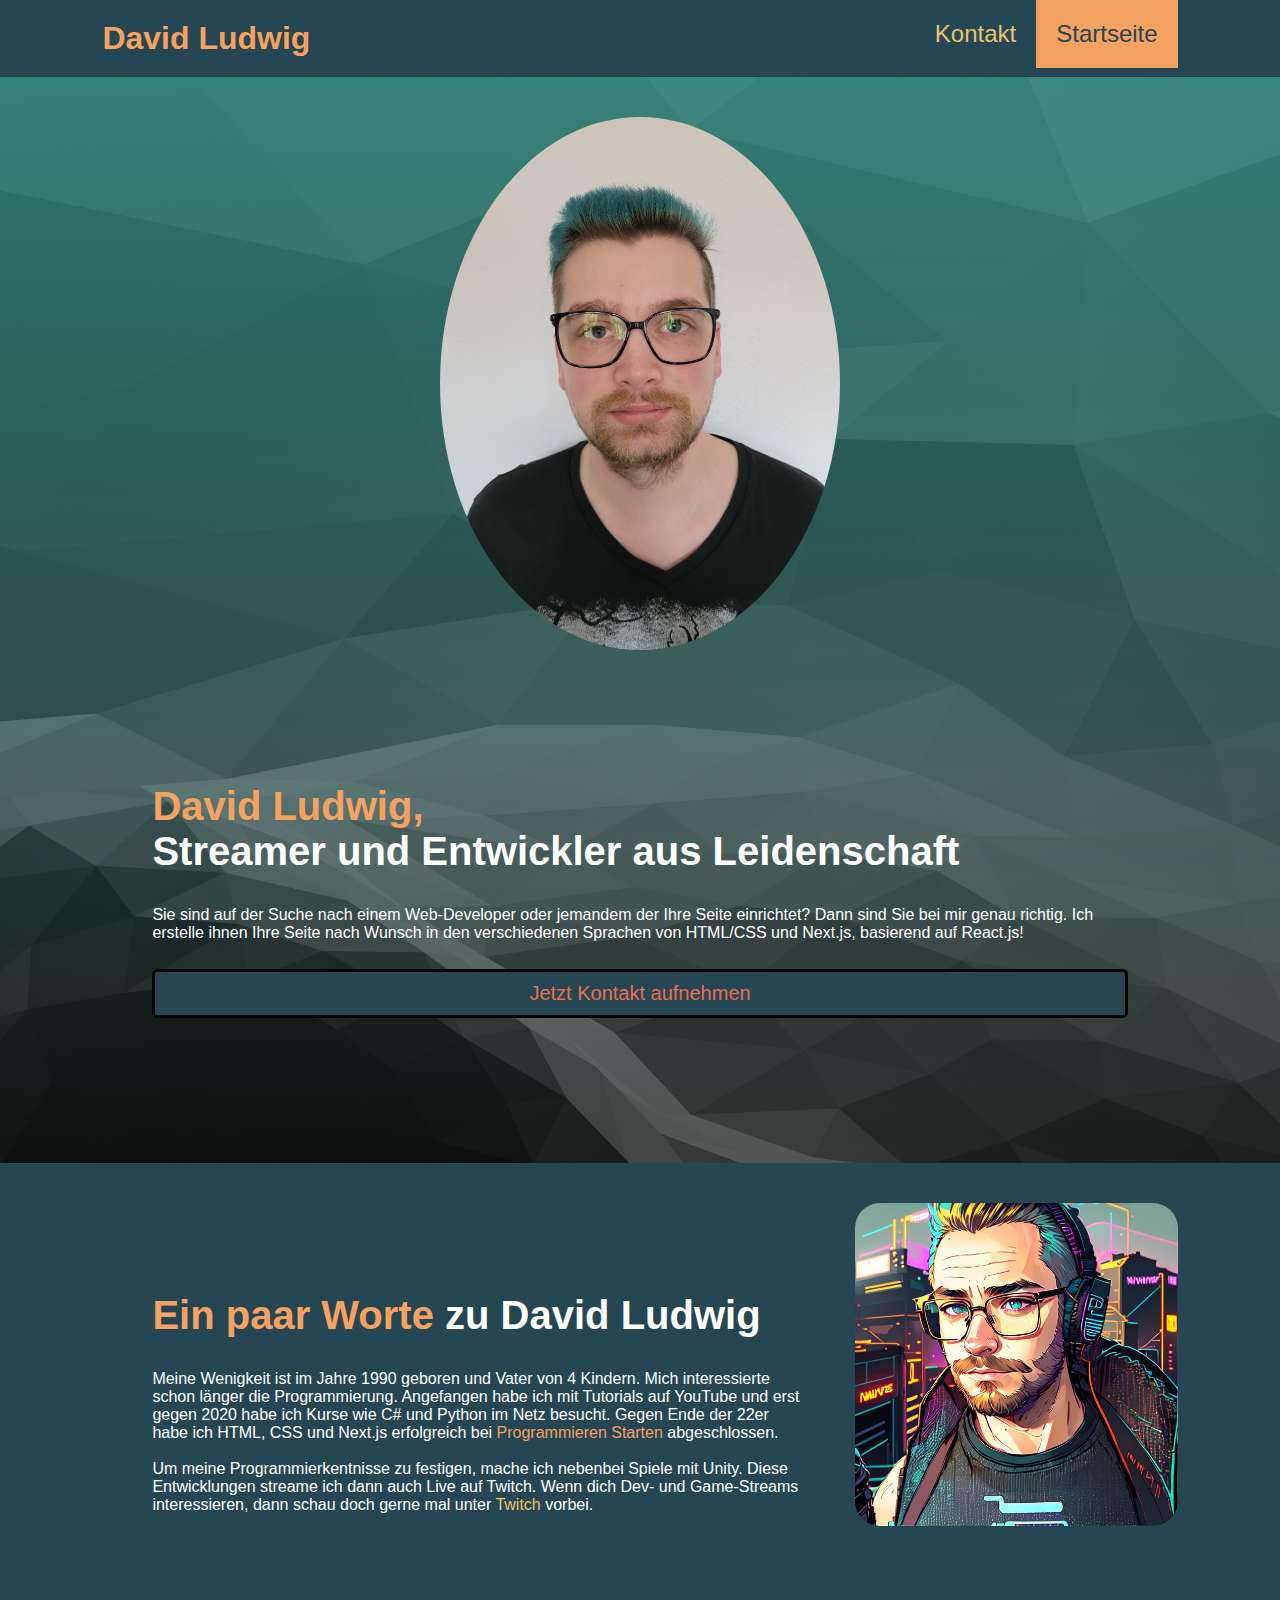
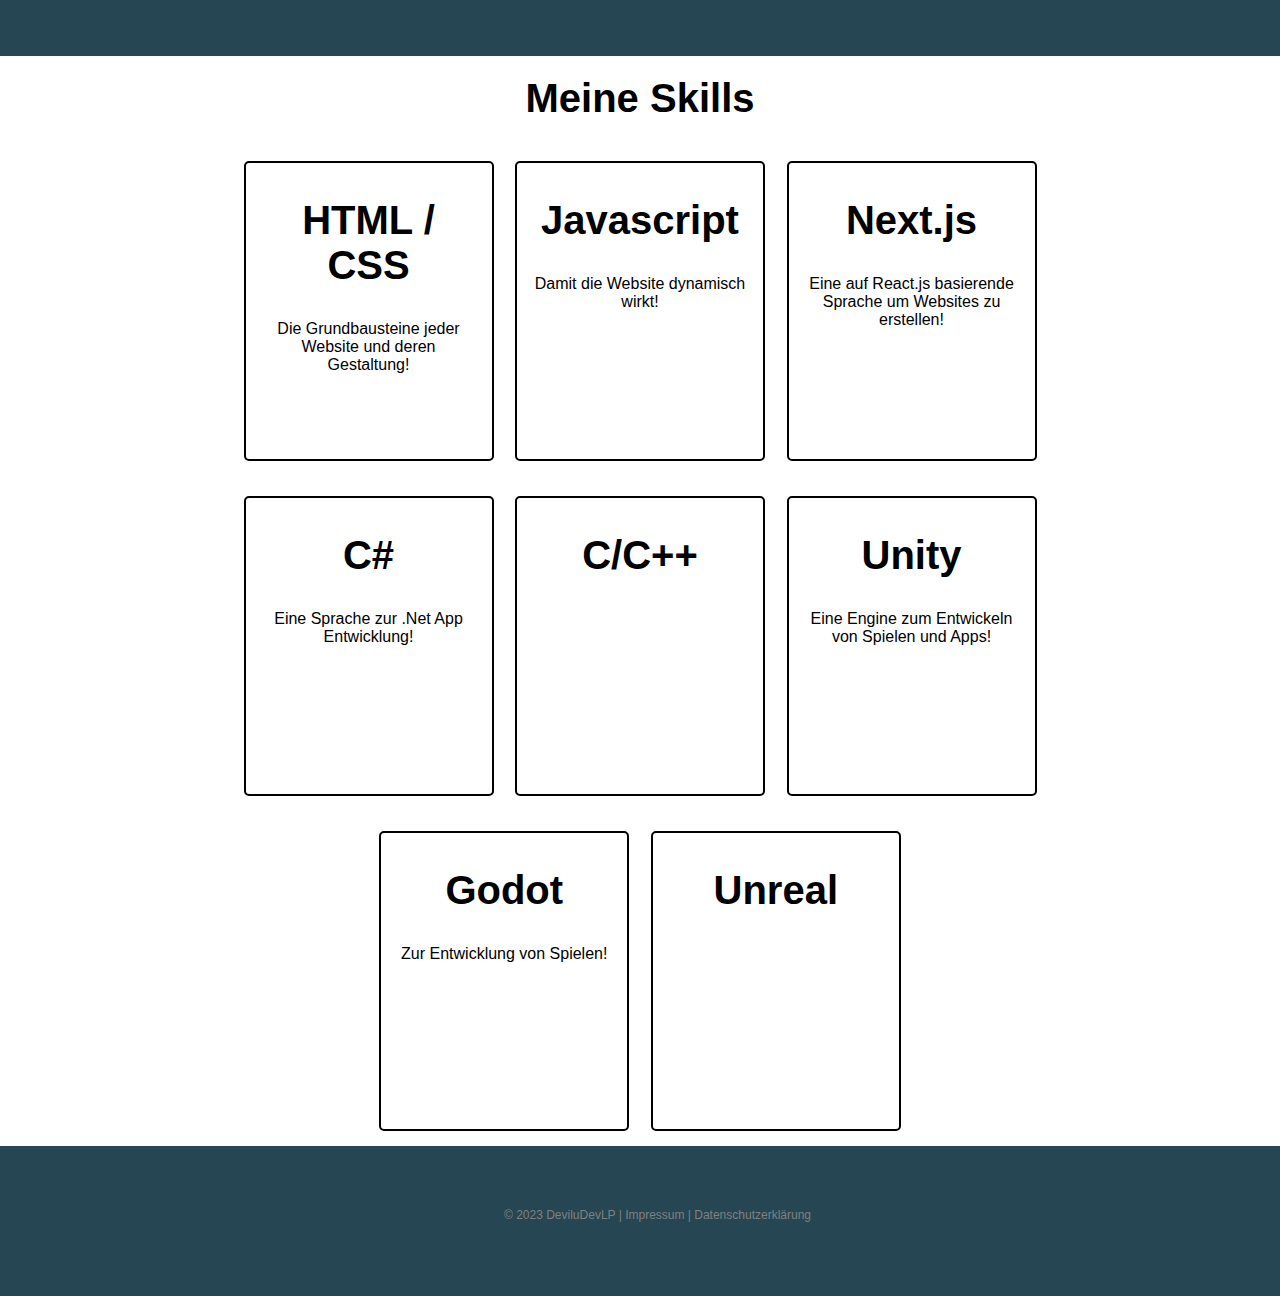
<file: index.html>
<!DOCTYPE html>
<html lang="de">
<head>
    <meta charset="UTF-8">
    <meta http-equiv="X-UA-Compatible" content="IE=edge">
    <meta name="viewport" content="width=device-width, initial-scale=1.0">
    <meta name="description" content="Hier findest du das komplette Portfolio von David Ludwig">
    <meta name="keywords" content="David Ludwig Portfolio">
    <title>David Ludwig Portfolio Website</title>
    <link rel="stylesheet" href="/css/style.css">
</head>
<body>
<header>
    <nav id="main-nav">
        <div class="standart-container">
            <div style="display: flex; align-items: stretch">
                <h1>David Ludwig</h1>
                <div style="flex-grow: 8"></div>
                <ul>
                    <li><a href="/" class="active-page">Startseite</a></li>
                    <li><a href="/contact.html" class="page-link">Kontakt</a></li>
                </ul>
            </div>
        </div>
    </nav>
</header>
<main>
    <div id="welcome">
        <div class="standart-container">
            <div class="flex-welcome-container">
                <div class="welcome-img">
                    <img src="/img/20230429_100336.jpg" alt="David Ludwig Profilbild">
                </div>
                <div class="welcome-content">
                    <h2><span class="text-highlighted">David Ludwig,</span><br> Streamer und Entwickler aus Leidenschaft
                    </h2>
                    <p>Sie sind auf der Suche nach einem Web-Developer oder jemandem der Ihre Seite einrichtet? Dann
                        sind
                        Sie bei mir genau richtig. Ich erstelle ihnen Ihre Seite nach Wunsch in den verschiedenen
                        Sprachen
                        von HTML/CSS und Next.js, basierend auf React.js!</p>
                    <a class="btn" href="/contact.html">Jetzt Kontakt aufnehmen</a>
                </div>
            </div>
        </div>
    </div>
    <div id="about">
        <div class="standart-container">
            <div class="about-content">
                <h2><span class="text-highlighted">Ein paar Worte</span> zu David Ludwig</h2>
                <p>Meine Wenigkeit ist im Jahre 1990 geboren und Vater von 4 Kindern. Mich interessierte schon länger
                    die Programmierung. Angefangen habe ich mit Tutorials auf YouTube und erst gegen 2020 habe ich Kurse
                    wie C# und Python im Netz besucht. Gegen Ende der 22er habe ich HTML, CSS und Next.js erfolgreich
                    bei <span class="text-highlighted">Programmieren Starten</span> abgeschlossen.<br><br>Um meine
                    Programmierkentnisse zu festigen, mache ich nebenbei Spiele mit Unity. Diese Entwicklungen streame
                    ich dann auch Live auf Twitch. Wenn dich Dev- und Game-Streams interessieren, dann schau doch gerne
                    mal unter <a href="https://twitch.tv/deviludevlp" target="_blank">Twitch</a> vorbei.</p>
            </div>
            <div class="about-img">
                <img src="/img/Profildild3.jpeg" alt="David Ludwig">
            </div>
        </div>
    </div>
    <div id="skills">
        <div class="standart-container">
            <div>
                <h2>Meine Skills</h2>
            </div>
            <div class="flex-container">
                <div class="skills">
                    <h2>HTML / CSS</h2>
                    <p>Die Grundbausteine jeder Website und deren Gestaltung!</p>
                </div>
                <div class="skills">
                    <h2>Javascript</h2>
                    <p>Damit die Website dynamisch wirkt!</p>
                </div>
                <div class="skills">
                    <h2>Next.js</h2>
                    <p>Eine auf React.js basierende Sprache um Websites zu erstellen!</p>
                </div>
                <div class="skills">
                    <h2>C#</h2>
                    <p>Eine Sprache zur .Net App Entwicklung!</p>
                </div>
                <div class="skills">
                    <h2>C/C++</h2>
                    <p></p>
                </div>
                <div class="skills">
                    <h2>Unity</h2>
                    <p>Eine Engine zum Entwickeln von Spielen und Apps!</p>
                </div>
                <div class="skills">
                    <h2>Godot</h2>
                    <p>Zur Entwicklung von Spielen!</p>
                </div>
                <div class="skills">
                    <h2>Unreal</h2>
                    <p></p>
                </div>
            </div>
        </div>
    </div>
</main>
<footer>
    <div id="main-footer">
        <div class="standart-container">
            <p>&COPY; 2023 DeviluDevLP | <a href="/impressum.html">Impressum</a> | <a href="/impressum.html">Datenschutzerklärung</a>
            </p>
        </div>
    </div>
</footer>
</body>
</html>
</file>
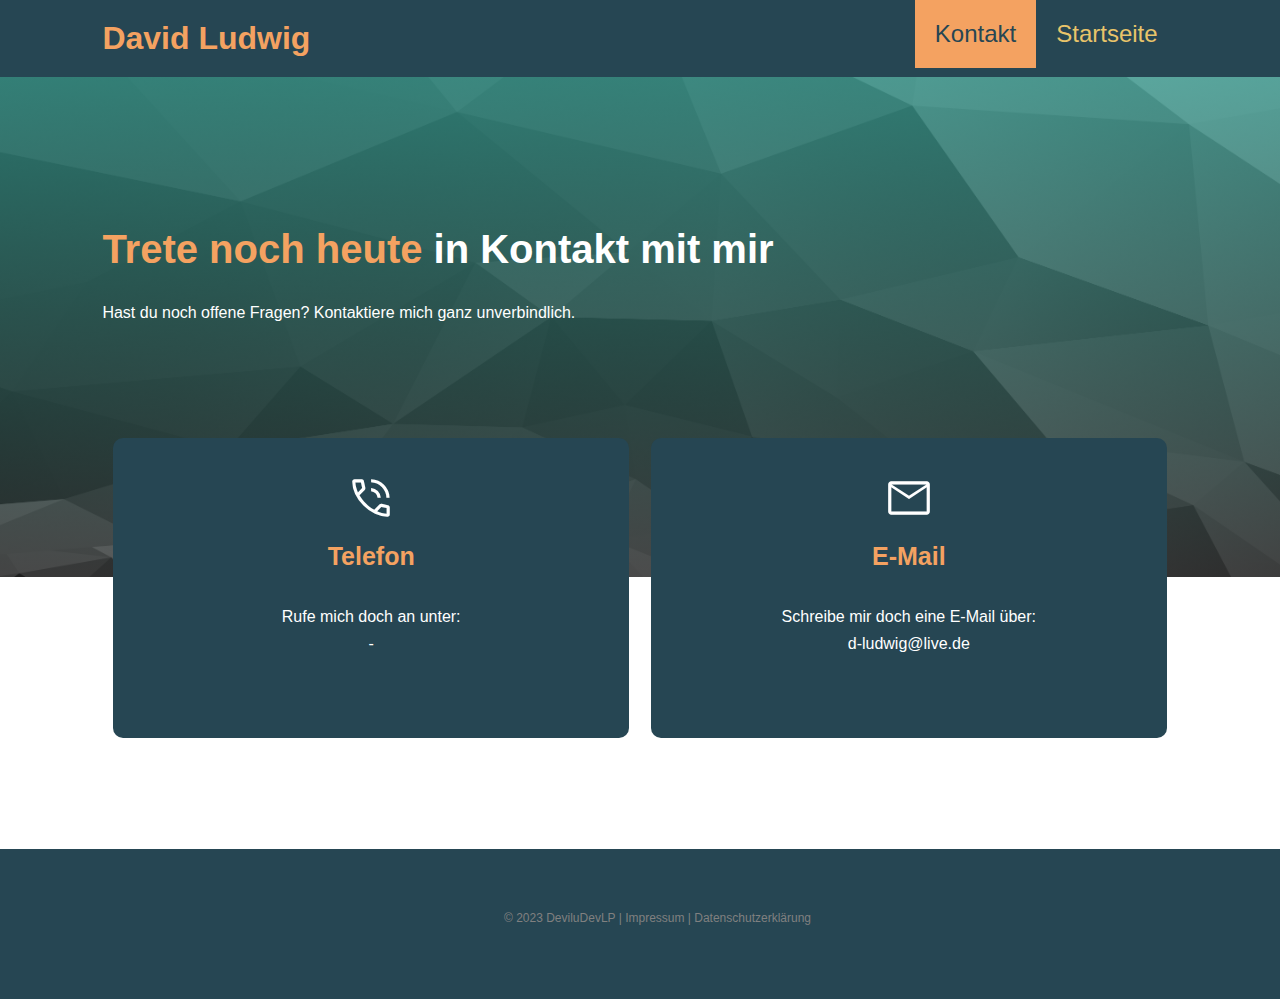
<file: contact.html>
<!DOCTYPE html>
<html lang="de">
<head>
    <meta charset="UTF-8">
    <meta http-equiv="X-UA-Compatible" content="IE=edge">
    <meta name="viewport" content="width=device-width, initial-scale=1.0">
    <meta name="description" content="Nehme noch heute mit David Ludwig Kontakt auf">
    <meta name="keywords" content="David Ludwig Kontakt">
    <title>David Ludwig Kontakt</title>
    <link rel="stylesheet" href="https://fonts.googleapis.com/css2?family=Material+Symbols+Outlined:opsz,wght,FILL,GRAD@48,400,0,0" />
    <link rel="stylesheet" href="/css/style.css">
</head>
<body>
    <header>
        <nav id="main-nav">
            <div class="standart-container">
                <h1>David Ludwig</h1>
                <ul>
                    <li><a href="/" class="page-link">Startseite</a></li>
                    <li><a href="/contact.html" class="active-page">Kontakt</a></li>
                </ul>
            </div>
        </nav>
    </header>
    <section id="contact-heading">
        <div class="standart-container">
            <div class="header-content">
                <h2><span class="text-highlighted">Trete noch heute</span> in Kontakt mit mir</h2>
                <p>Hast du noch offene Fragen? Kontaktiere mich ganz unverbindlich.</p>
            </div>
        </div>
    </section>
    <section id="contact-options">
        <div class="standart-container">
            <div class="contact-option">
                <span class="material-symbols-outlined">phone_in_talk</span>
                <h3>Telefon</h3>
                <p>Rufe mich doch an unter: <br>-</p>
            </div>
            <div class="contact-option">
                <span class="material-symbols-outlined">mail</span>
                <h3>E-Mail</h3>
                <p>Schreibe mir doch eine E-Mail über: <br> d-ludwig@live.de</p>
            </div>
        </div>
    </section>
    <footer>
        <div id="main-footer">
            <div class="standart-container">
                <p>&COPY; 2023 DeviluDevLP | <a href="/impressum.html">Impressum</a> | <a href="#">Datenschutzerklärung</a></p>
            </div>
        </div>
    </footer>
</body>
</html>
</file>
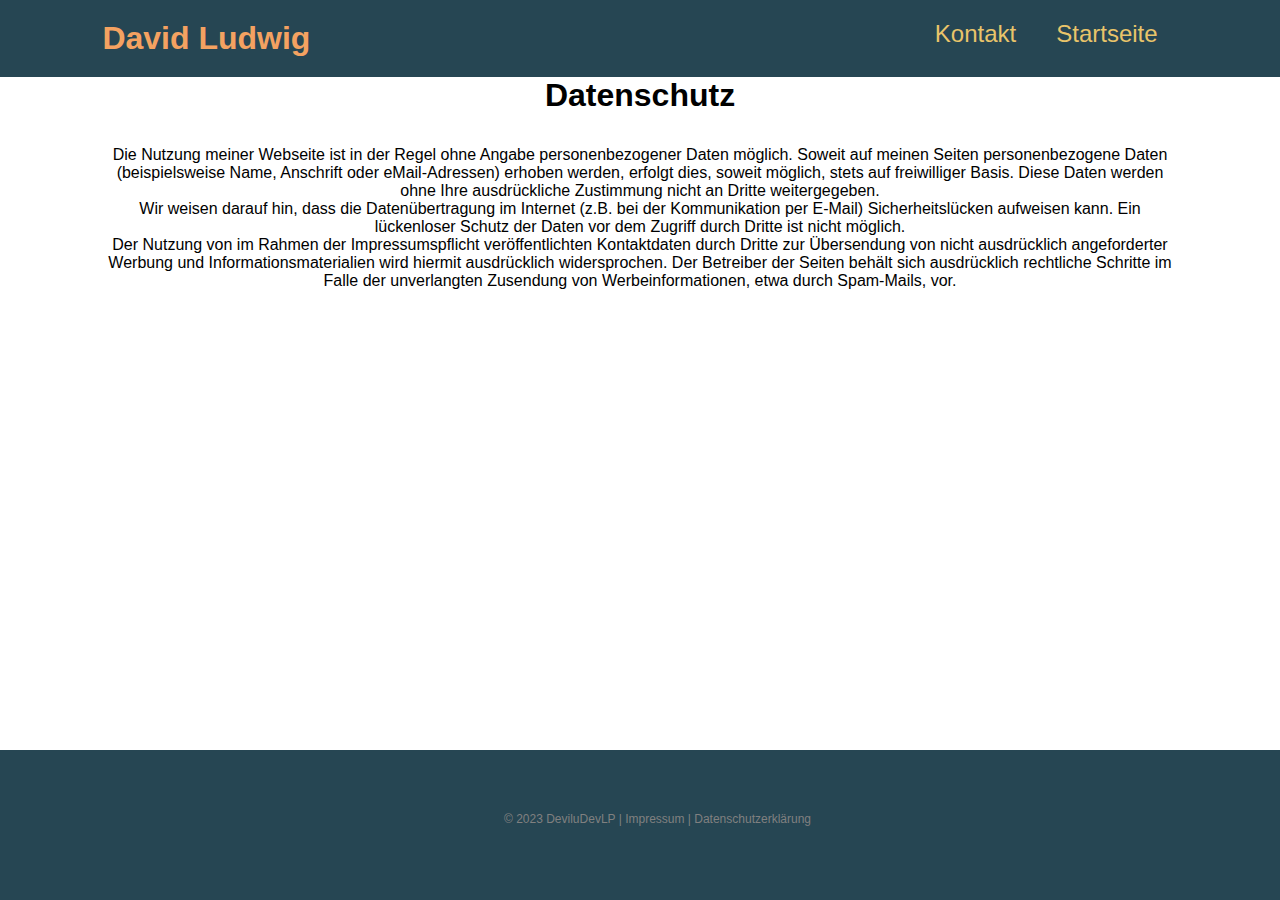
<file: datenschutz.html>
<!DOCTYPE html>
<html lang="de">
<head>
    <meta charset="UTF-8">
    <meta http-equiv="X-UA-Compatible" content="IE=edge">
    <meta name="viewport" content="width=device-width, initial-scale=1.0">
    <meta name="description" content="Das Impressum von David Ludwig">
    <meta name="keywords" content="David Ludwig Impressum">
    <title>David Ludwig Datenschutz</title>
    <link rel="stylesheet" href="/css/style.css">
</head>
<body>
<header>
    <nav id="main-nav">
        <div class="standart-container">
            <h1>David Ludwig</h1>
            <ul>
                <li><a href="/" class="page-link">Startseite</a></li>
                <li><a href="/contact.html" class="page-link">Kontakt</a></li>
            </ul>
        </div>
    </nav>
</header>
<section class='impressum'>
    <div class="standart-container">
        <div class="impressum-content">
            <h1>Datenschutz</h1>
            <p>
                Die Nutzung meiner Webseite ist in der Regel ohne Angabe personenbezogener Daten möglich. Soweit auf
                meinen Seiten personenbezogene Daten (beispielsweise Name, Anschrift oder eMail-Adressen) erhoben
                werden, erfolgt dies, soweit möglich, stets auf freiwilliger Basis. Diese Daten werden ohne Ihre
                ausdrückliche Zustimmung nicht an Dritte weitergegeben. <br>
                Wir weisen darauf hin, dass die Datenübertragung im Internet (z.B. bei der Kommunikation per E-Mail)
                Sicherheitslücken aufweisen kann. Ein lückenloser Schutz der Daten vor dem Zugriff durch Dritte ist
                nicht möglich. <br>
                Der Nutzung von im Rahmen der Impressumspflicht veröffentlichten Kontaktdaten durch Dritte zur
                Übersendung von nicht ausdrücklich angeforderter Werbung und Informationsmaterialien wird hiermit
                ausdrücklich widersprochen. Der Betreiber der Seiten behält sich ausdrücklich rechtliche Schritte im
                Falle der unverlangten Zusendung von Werbeinformationen, etwa durch Spam-Mails, vor.<br>
            </p>
        </div>
    </div>
</section>
<footer class="footer">
    <div id="main-footer">
        <div class="standart-container">
            <p>&COPY; 2023 DeviluDevLP | <a href="/impressum.html">Impressum</a> | <a href="#">Datenschutzerklärung</a>
            </p>
        </div>
    </div>
</footer>
</body>
</html>
</file>
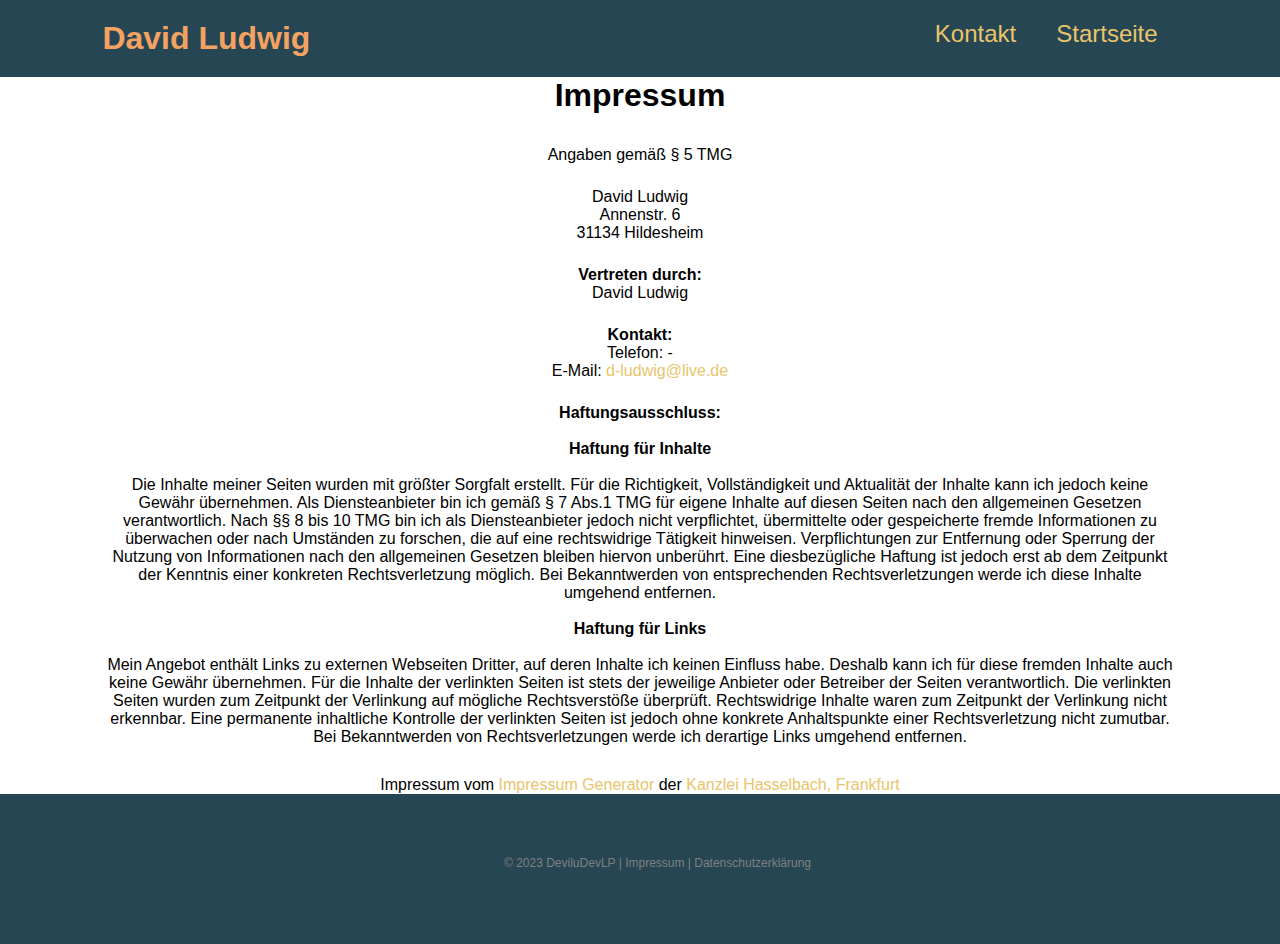
<file: impressum.html>
<!DOCTYPE html>
<html lang="de">
<head>
    <meta charset="UTF-8">
    <meta http-equiv="X-UA-Compatible" content="IE=edge">
    <meta name="viewport" content="width=device-width, initial-scale=1.0">
    <meta name="description" content="Das Impressum von David Ludwig">
    <meta name="keywords" content="David Ludwig Impressum">
    <title>David Ludwig Impressum</title>
    <link rel="stylesheet" href="/css/style.css">
</head>
<body>
<header>
    <nav id="main-nav">
        <div class="standart-container">
            <h1>David Ludwig</h1>
            <ul>
                <li><a href="/" class="page-link">Startseite</a></li>
                <li><a href="/contact.html" class="page-link">Kontakt</a></li>
            </ul>
        </div>
    </nav>
</header>
<section class='impressum'>
    <div class="standart-container">
        <div class="impressum-content">
            <h1>Impressum</h1>
            <p>Angaben gemäß § 5 TMG</p>
            <p>David Ludwig <br>
                Annenstr. 6<br>
                31134 Hildesheim <br>
            </p>
            <p><strong>Vertreten durch: </strong><br>
                David Ludwig<br>
            </p>
            <p><strong>Kontakt:</strong> <br>
                Telefon: -<br>
                E-Mail: <a href='mailto:d-ludwig@live.de'>d-ludwig@live.de</a></br></p>
            <p><strong>Haftungsausschluss: </strong>
                <br><br><strong>Haftung für Inhalte</strong><br><br>
                Die Inhalte meiner Seiten wurden mit größter Sorgfalt erstellt. Für die Richtigkeit, Vollständigkeit
                und Aktualität der Inhalte kann ich jedoch keine Gewähr übernehmen. Als Diensteanbieter bin ich gemäß
                § 7 Abs.1 TMG für eigene Inhalte auf diesen Seiten nach den allgemeinen Gesetzen verantwortlich. Nach §§
                8 bis 10 TMG bin ich als Diensteanbieter jedoch nicht verpflichtet, übermittelte oder gespeicherte
                fremde Informationen zu überwachen oder nach Umständen zu forschen, die auf eine rechtswidrige Tätigkeit
                hinweisen. Verpflichtungen zur Entfernung oder Sperrung der Nutzung von Informationen nach den
                allgemeinen Gesetzen bleiben hiervon unberührt. Eine diesbezügliche Haftung ist jedoch erst ab dem
                Zeitpunkt der Kenntnis einer konkreten Rechtsverletzung möglich. Bei Bekanntwerden von entsprechenden
                Rechtsverletzungen werde ich diese Inhalte umgehend entfernen.
                <br><br><strong>Haftung für Links</strong><br><br>
                Mein Angebot enthält Links zu externen Webseiten Dritter, auf deren Inhalte ich keinen Einfluss habe.
                Deshalb kann ich für diese fremden Inhalte auch keine Gewähr übernehmen. Für die Inhalte der
                verlinkten Seiten ist stets der jeweilige Anbieter oder Betreiber der Seiten verantwortlich. Die
                verlinkten Seiten wurden zum Zeitpunkt der Verlinkung auf mögliche Rechtsverstöße überprüft.
                Rechtswidrige Inhalte waren zum Zeitpunkt der Verlinkung nicht erkennbar. Eine permanente inhaltliche
                Kontrolle der verlinkten Seiten ist jedoch ohne konkrete Anhaltspunkte einer Rechtsverletzung nicht
                zumutbar. Bei Bekanntwerden von Rechtsverletzungen werde ich derartige Links umgehend
                entfernen.
            </p><br>
            Impressum vom <a href="https://www.impressum-generator.de">Impressum Generator</a> der <a
                href="https://www.kanzlei-hasselbach.de/standorte/frankfurt/" rel="nofollow">Kanzlei Hasselbach,
            Frankfurt</a>
        </div>
    </div>
</section>
<footer>
    <div id="main-footer">
        <div class="standart-container">
            <p>&COPY; 2023 DeviluDevLP | <a href="/impressum.html">Impressum</a> | <a href="#">Datenschutzerklärung</a>
            </p>
        </div>
    </div>
</footer>
</body>
</html>
</file>
<file: css/style.css>
* {
    font-family: Arial, Helvetica, sans-serif;
    box-sizing: border-box;
    padding: 0px;
    margin: 0;
}

html, body {
    height: 100%;
}

body {
    display: flex;
    flex-direction: column;
}

section, main {
    flex: 1 0 auto;
}

h1, h2, h3, h4, h5, h6 {
    padding-bottom: 20px;
}

a {
    color: #e9c46a;
    text-decoration: none;
}

p {
    padding-block: 12px;
}

.footer {
    flex-shrink: 0;
}

@media screen and (min-width: 710px) {

}

/* ------ Hilfsklasse ------ */

.standart-container {
    margin: 0 auto;
    margin-inline: 8%;
}

.text-highlighted {
    color: #f4a261;
}

.flex-container {
    display: flex;
    flex-flow: wrap;
    justify-content: center;
}

.flex-welcome-container {
    display: flex;
    flex-flow: row wrap;
    justify-content: center;
}

.btn {
    display: block;
    font-size: 20px;
    background-color: #264653;
    color: #e76f51;
    padding: 10px 15px;
    border: black solid;
    border-radius: 5px;
    text-align: center;
    margin: 15px 0;
}

.btn:hover {
    background-color: #e76f51;
    border-color: rgb(124, 63, 40);
    color: white;
}

.active-page {
    background-color: #f4a261;
    color: #264653;
}
.page-link {
    color: #e9c46a;
}

.page-link:hover {
    color: #264653;
    background-color: #f4a261;
}

/* ------ Navigationsleiste ------ */

/* #main-nav::before {
    content: "";
    display: block;
} */

header {
    background-color: #264653;
    position: sticky;
    display: block;
    top: 0px;
    /* box-sizing: content-box; */
}


#main-nav h1 {
    float: left;
    color: #f4a261;
    padding-top: 20px;
}

#main-nav::after {
    content: "";
    display: block;
    clear: both;
}

/* #main-nav a {
    color: #e9c46a;
} */

#main-nav ul {
    float: right;
    list-style: none;
}

#main-nav ul li {
    float: right;
}

#main-nav ul li a {
    display: block;
    font-size: 24px;
    padding: 20px;
    text-align: center;
}

/* #main-nav ul li a:hover {
    background-color: #e76f51;
    color: white;
} */

/* ------ Willkommens Sektion ------ */

#welcome {
    background-image: linear-gradient(#2a9d90a8, rgba(0,0,0,0.6)), url(../img/pexels-steve-johnson-13129480.jpg);
    background-repeat: no-repeat;
    background-size: cover;
    min-height: 500px;
}

#welcome::after {
    content: "";
    display: block;
    clear: both;
}

#welcome .welcome-content {

    justify-self: auto;
    color: white;
    padding-block: 130px;
    padding-inline: 50px;
}

#welcome .welcome-img {
    width: 400px;
    padding-top: 40px;
}

#welcome .welcome-img img {
    width: 100%;
    border-radius: 50%;
}

#welcome .welcome-content h2 {
    font-size: 40px;
}

/* ------ Über Sektion ------ */

#about {
    background-color: #264653;
}

#about::after {
    content: "";
    display: block;
    clear: both;
}

#about .about-content {
    float: left;
    width: 70%;
    color: white;
    padding: 130px 50px;
}

#about .about-content h2 {
    font-size: 40px;
}

#about .about-img {
    float: right;
    width: 30%;
    padding-top: 40px;
    padding-bottom: 40px;
}

#about .about-img img {
    width: 100%;
    border-radius: 25px;
}

/* ------ Skills ------ */

#skills .skills {
    margin-top: 20px;
    margin-bottom: 15px;
    padding: 15px;
    width: 250px;
    margin-inline: 1%;
    min-height: 300px;
    border: 2px solid black;
    border-radius: 5px;
    text-align: center;
}

#skills h2 {
    margin-top: 20px;
    text-align: center;
    font-size: 40px;
}

#skills .skills:hover {
    background-color: #f4a261;
}

#skills::after {
    content: "";
    display: block;
    clear: both;
}

/* ------ Contact Section ------ */

#contact-options {
    margin-top: -150px;
    padding-bottom: 100px;
}

#contact-heading {
    background-image: linear-gradient(#2a9d90a8, rgba(0,0,0,0.6)), url(../img/pexels-steve-johnson-13129480.jpg);
    background-repeat: no-repeat;
    background-size: cover;
    min-height: 500px;
}

#contact-heading .header-content {
    color: white;
}

#contact-heading h2 {
    font-size: 40px;
    padding-top: 150px;
}

#contact-options::after {
    content: "";
    display: block;
    clear: both;
}

#contact-options .contact-option {
    float: left;
    width: 48%;
    margin: 1%;
    text-align: center;
    padding: 35px;
    background-color: #264653;
    min-height: 300px;
    border-radius: 10px;
}

#contact-options h3 {
    font-size: 25px;
    color: #f4a261;
    padding-top: 15px;
}

#contact-options .contact-option p {
    color: white;
    line-height: 1.7em;
}

#contact-options .contact-option .material-symbols-outlined {
    font-size: 50px;
    color: white;
}

/* ------ Impressum ------ */

.impressum .impressum-content {
    text-align: center;
}

/* ------ Fußzeile ------ */

#main-footer {
    background-color: #264653;
    min-height: 150px;
    padding: 50px;
}

#main-footer p {
    text-align: center;
    padding-left: 35px;
    color: grey;
    font-size: 12px;
}

#main-footer a {
    color: grey;
}

#main-footer a:hover {
    color: white;
}
</file>
